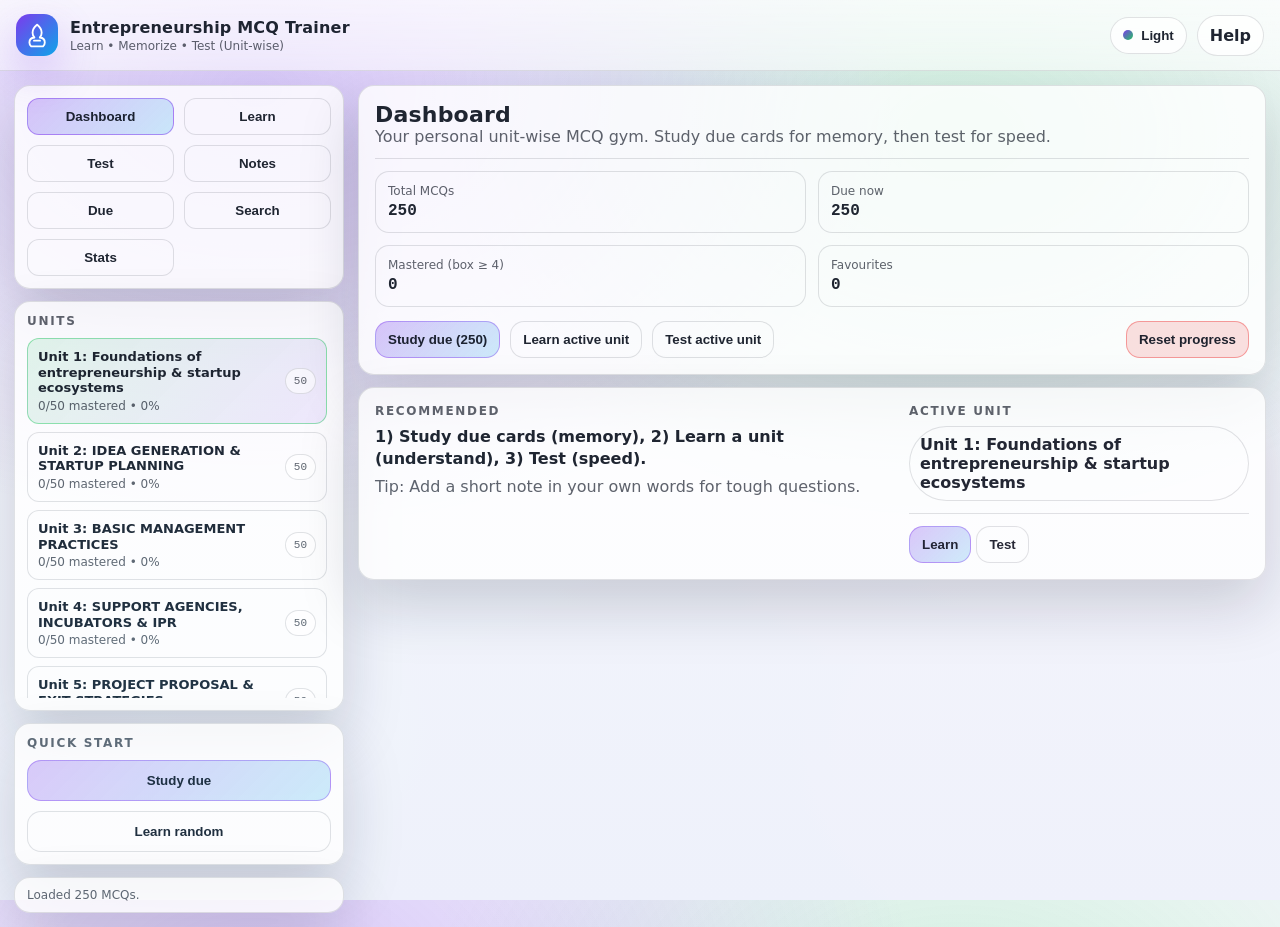
<file: index.html>
<!doctype html>
<html lang="en">
  <head>
    <meta charset="utf-8" />
    <meta name="viewport" content="width=device-width,initial-scale=1" />
    <title>Entrepreneurship MCQ Trainer</title>
    <meta http-equiv="refresh" content="0; url=./entrepreneurship-mcq/" />
    <style>
      body{font-family:system-ui,-apple-system,Segoe UI,Roboto,Helvetica,Arial;line-height:1.4;padding:24px}
      a{color:#6d28d9}
    </style>
  </head>
  <body>
    <h1>Entrepreneurship MCQ Trainer</h1>
    <p>Redirecting… If it doesn’t open automatically, click: <a href="./entrepreneurship-mcq/">Open the app</a>.</p>
  </body>
</html>
</file>
<file: entrepreneurship-mcq/styles.css>
:root {
  --bg: #0b1220;
  --bg2: #0a0f1a;
  --panel: rgba(255, 255, 255, 0.06);
  --panel2: rgba(255, 255, 255, 0.08);
  --text: rgba(255, 255, 255, 0.92);
  --muted: rgba(255, 255, 255, 0.68);
  --faint: rgba(255, 255, 255, 0.5);
  --border: rgba(255, 255, 255, 0.12);
  --shadow: 0 24px 70px rgba(0, 0, 0, 0.45);
  --accent: #7c3aed;
  --accent2: #22c55e;
  --danger: #ef4444;
  --warn: #f59e0b;
  --radius: 16px;
  --radius2: 12px;
  --mono: ui-monospace, SFMono-Regular, Menlo, Monaco, Consolas, "Liberation Mono",
    "Courier New", monospace;
  --sans: ui-sans-serif, system-ui, -apple-system, Segoe UI, Roboto, Helvetica, Arial,
    "Apple Color Emoji", "Segoe UI Emoji";
}

[data-theme="light"] {
  --bg: #f7f8fc;
  --bg2: #eef1fb;
  --panel: rgba(255, 255, 255, 0.8);
  --panel2: rgba(255, 255, 255, 0.92);
  --text: rgba(12, 18, 32, 0.92);
  --muted: rgba(12, 18, 32, 0.66);
  --faint: rgba(12, 18, 32, 0.48);
  --border: rgba(12, 18, 32, 0.12);
  --shadow: 0 26px 60px rgba(15, 23, 42, 0.18);
}

* {
  box-sizing: border-box;
}

html,
body {
  height: 100%;
}

body {
  margin: 0;
  font-family: var(--sans);
  color: var(--text);
  background: radial-gradient(1200px 800px at 20% 10%, rgba(124, 58, 237, 0.25), transparent 55%),
    radial-gradient(1000px 700px at 75% 15%, rgba(34, 197, 94, 0.18), transparent 55%),
    linear-gradient(180deg, var(--bg), var(--bg2));
}

.bg {
  position: fixed;
  inset: 0;
  pointer-events: none;
  background: radial-gradient(900px 600px at 12% 80%, rgba(14, 165, 233, 0.14), transparent 60%),
    radial-gradient(900px 600px at 92% 82%, rgba(236, 72, 153, 0.12), transparent 60%);
  mix-blend-mode: screen;
  opacity: 0.8;
}

.topbar {
  position: sticky;
  top: 0;
  z-index: 5;
  display: flex;
  justify-content: space-between;
  align-items: center;
  padding: 14px 16px;
  border-bottom: 1px solid var(--border);
  backdrop-filter: blur(16px);
  background: linear-gradient(180deg, rgba(15, 23, 42, 0.55), rgba(15, 23, 42, 0.25));
}

[data-theme="light"] .topbar {
  background: linear-gradient(180deg, rgba(255, 255, 255, 0.72), rgba(255, 255, 255, 0.55));
}

.brand {
  display: flex;
  align-items: center;
  gap: 12px;
  min-width: 240px;
}

.logo {
  width: 42px;
  height: 42px;
  border-radius: 14px;
  display: grid;
  place-items: center;
  color: white;
  background: linear-gradient(135deg, var(--accent), #0ea5e9);
  box-shadow: 0 18px 40px rgba(124, 58, 237, 0.25);
}

.logo svg {
  width: 26px;
  height: 26px;
}

.brand-title {
  font-weight: 750;
  letter-spacing: 0.2px;
}

.brand-sub {
  font-size: 12px;
  color: var(--muted);
  margin-top: 2px;
}

.top-actions {
  display: flex;
  gap: 10px;
  align-items: center;
}

.chip {
  display: inline-flex;
  align-items: center;
  gap: 8px;
  padding: 10px 12px;
  border-radius: 999px;
  border: 1px solid var(--border);
  background: var(--panel);
  color: var(--text);
  text-decoration: none;
  font-weight: 650;
  cursor: pointer;
  transition: transform 120ms ease, background 120ms ease, border-color 120ms ease;
}

.chip:hover {
  transform: translateY(-1px);
  background: var(--panel2);
  border-color: rgba(124, 58, 237, 0.4);
}

.chip-dot {
  width: 10px;
  height: 10px;
  border-radius: 99px;
  background: linear-gradient(135deg, var(--accent), var(--accent2));
}

.shell {
  display: grid;
  grid-template-columns: 330px 1fr;
  gap: 14px;
  padding: 14px;
  max-width: 1280px;
  margin: 0 auto;
}

.sidebar {
  display: flex;
  flex-direction: column;
  gap: 12px;
}

.content {
  min-width: 0;
}

.nav {
  display: grid;
  grid-template-columns: 1fr 1fr;
  gap: 10px;
  padding: 12px;
  border-radius: var(--radius);
  border: 1px solid var(--border);
  background: var(--panel);
  box-shadow: var(--shadow);
}

.nav-item {
  border: 1px solid var(--border);
  background: rgba(255, 255, 255, 0.04);
  color: var(--text);
  padding: 10px 12px;
  border-radius: 12px;
  font-weight: 700;
  cursor: pointer;
  transition: transform 120ms ease, background 120ms ease, border-color 120ms ease;
}

.nav-item:hover {
  transform: translateY(-1px);
  border-color: rgba(124, 58, 237, 0.35);
  background: rgba(124, 58, 237, 0.12);
}

.nav-item.is-active {
  background: linear-gradient(135deg, rgba(124, 58, 237, 0.28), rgba(14, 165, 233, 0.2));
  border-color: rgba(124, 58, 237, 0.5);
}

.panel {
  padding: 12px;
  border-radius: var(--radius);
  border: 1px solid var(--border);
  background: var(--panel);
  box-shadow: var(--shadow);
}

.panel-title {
  font-weight: 800;
  font-size: 12px;
  letter-spacing: 0.14em;
  text-transform: uppercase;
  color: var(--muted);
  margin-bottom: 10px;
}

.panel.tiny {
  padding: 10px 12px;
  font-size: 12px;
  color: var(--muted);
}

.unit-list {
  display: grid;
  gap: 8px;
  max-height: 360px;
  overflow: auto;
  padding-right: 4px;
}

.unit-item {
  display: flex;
  align-items: center;
  justify-content: space-between;
  gap: 12px;
  padding: 10px 10px;
  border-radius: 12px;
  border: 1px solid var(--border);
  background: rgba(255, 255, 255, 0.04);
  cursor: pointer;
  user-select: none;
  transition: transform 120ms ease, background 120ms ease, border-color 120ms ease;
}

.unit-item:hover {
  transform: translateY(-1px);
  border-color: rgba(34, 197, 94, 0.35);
  background: rgba(34, 197, 94, 0.08);
}

.unit-item.is-active {
  border-color: rgba(34, 197, 94, 0.45);
  background: linear-gradient(135deg, rgba(34, 197, 94, 0.12), rgba(124, 58, 237, 0.1));
}

.unit-name {
  display: grid;
  gap: 3px;
}

.unit-title {
  font-weight: 760;
  font-size: 13px;
  line-height: 1.2;
}

.unit-sub {
  font-size: 12px;
  color: var(--muted);
}

.badge {
  font-family: var(--mono);
  font-size: 11px;
  color: var(--muted);
  padding: 6px 8px;
  border-radius: 999px;
  border: 1px solid var(--border);
  background: rgba(0, 0, 0, 0.08);
}

[data-theme="light"] .badge {
  background: rgba(255, 255, 255, 0.6);
}

.quick {
  display: grid;
  gap: 10px;
}

.btn {
  appearance: none;
  border: 1px solid rgba(124, 58, 237, 0.4);
  background: linear-gradient(135deg, rgba(124, 58, 237, 0.28), rgba(14, 165, 233, 0.2));
  color: var(--text);
  padding: 12px 12px;
  border-radius: 14px;
  font-weight: 850;
  cursor: pointer;
  transition: transform 120ms ease, box-shadow 120ms ease, border-color 120ms ease;
}

.btn:hover {
  transform: translateY(-1px);
  border-color: rgba(124, 58, 237, 0.6);
  box-shadow: 0 18px 50px rgba(124, 58, 237, 0.18);
}

.btn:active {
  transform: translateY(0px);
}

.btn-ghost {
  border-color: var(--border);
  background: rgba(255, 255, 255, 0.05);
}

.btn-ghost:hover {
  box-shadow: none;
  border-color: rgba(255, 255, 255, 0.22);
}

.card {
  border-radius: var(--radius);
  border: 1px solid var(--border);
  background: var(--panel);
  box-shadow: var(--shadow);
  padding: 16px;
}

.grid {
  display: grid;
  gap: 12px;
}

.grid.two {
  grid-template-columns: 1fr 1fr;
}

.h1 {
  margin: 0;
  font-size: 22px;
  letter-spacing: 0.2px;
}

.muted {
  color: var(--muted);
}

.row {
  display: flex;
  gap: 10px;
  flex-wrap: wrap;
  align-items: center;
}

.select,
.input,
.textarea {
  width: 100%;
  border-radius: 14px;
  border: 1px solid var(--border);
  background: rgba(255, 255, 255, 0.04);
  color: var(--text);
  padding: 12px 12px;
  outline: none;
  transition: border-color 120ms ease, background 120ms ease;
}

.select:focus,
.input:focus,
.textarea:focus {
  border-color: rgba(124, 58, 237, 0.55);
  background: rgba(124, 58, 237, 0.08);
}

.textarea {
  min-height: 90px;
  resize: vertical;
}

.kpi {
  display: grid;
  gap: 4px;
  padding: 12px;
  border-radius: 14px;
  border: 1px solid var(--border);
  background: rgba(255, 255, 255, 0.04);
}

.kpi-label {
  font-size: 12px;
  color: var(--muted);
}

.kpi-value {
  font-family: var(--mono);
  font-size: 16px;
  font-weight: 800;
}

.q {
  font-weight: 820;
  font-size: 16px;
  line-height: 1.35;
}

.opts {
  display: grid;
  gap: 10px;
  margin-top: 12px;
}

.opt {
  border-radius: 14px;
  border: 1px solid var(--border);
  background: rgba(255, 255, 255, 0.04);
  padding: 12px;
  cursor: pointer;
  transition: transform 120ms ease, border-color 120ms ease, background 120ms ease;
  display: flex;
  gap: 10px;
  align-items: flex-start;
}

.opt:hover {
  transform: translateY(-1px);
  border-color: rgba(14, 165, 233, 0.4);
  background: rgba(14, 165, 233, 0.08);
}

.opt.is-correct {
  border-color: rgba(34, 197, 94, 0.65);
  background: rgba(34, 197, 94, 0.12);
}

.opt.is-wrong {
  border-color: rgba(239, 68, 68, 0.65);
  background: rgba(239, 68, 68, 0.12);
}

.opt.is-active {
  border-color: rgba(124, 58, 237, 0.55);
  background: rgba(124, 58, 237, 0.12);
}

.opt-key {
  font-family: var(--mono);
  font-weight: 900;
  color: var(--muted);
  width: 20px;
  flex: 0 0 auto;
}

.opt-text {
  flex: 1 1 auto;
}

.pill {
  display: inline-flex;
  align-items: center;
  gap: 8px;
  padding: 8px 10px;
  border-radius: 999px;
  border: 1px solid var(--border);
  background: rgba(255, 255, 255, 0.04);
  color: var(--text);
  font-weight: 750;
}

.pill.good {
  border-color: rgba(34, 197, 94, 0.5);
  background: rgba(34, 197, 94, 0.12);
}

.pill.bad {
  border-color: rgba(239, 68, 68, 0.5);
  background: rgba(239, 68, 68, 0.12);
}

.pill.warn {
  border-color: rgba(245, 158, 11, 0.55);
  background: rgba(245, 158, 11, 0.12);
}

.split {
  display: grid;
  grid-template-columns: 1fr 340px;
  gap: 12px;
}

.footer-actions {
  margin-top: 14px;
  display: flex;
  gap: 10px;
  flex-wrap: wrap;
  align-items: center;
  justify-content: space-between;
}

.btn-small {
  padding: 10px 12px;
  border-radius: 14px;
  font-weight: 850;
}

.btn-danger {
  border-color: rgba(239, 68, 68, 0.45);
  background: rgba(239, 68, 68, 0.16);
}

.btn-danger:hover {
  border-color: rgba(239, 68, 68, 0.7);
  box-shadow: 0 18px 50px rgba(239, 68, 68, 0.14);
}

.list {
  display: grid;
  gap: 10px;
}

.item {
  padding: 12px;
  border-radius: 14px;
  border: 1px solid var(--border);
  background: rgba(255, 255, 255, 0.04);
}

.item-top {
  display: flex;
  justify-content: space-between;
  align-items: center;
  gap: 10px;
}

.item-title {
  font-weight: 850;
  margin: 0;
  font-size: 14px;
}

.tiny {
  font-size: 12px;
  color: var(--muted);
}

.hr {
  height: 1px;
  background: var(--border);
  margin: 12px 0;
}

.link {
  color: inherit;
  text-decoration: underline;
  text-decoration-color: rgba(124, 58, 237, 0.55);
  text-underline-offset: 3px;
}

.hidden {
  display: none !important;
}

details {
  border-radius: 14px;
  border: 1px solid var(--border);
  background: rgba(255, 255, 255, 0.04);
  padding: 12px;
}

summary {
  cursor: pointer;
  font-weight: 850;
}

.note-body {
  margin-top: 10px;
  color: var(--muted);
  line-height: 1.5;
}

.note-list {
  margin: 10px 0 0 18px;
  color: var(--muted);
}

.note-list li {
  margin: 6px 0;
}

.note-footer {
  margin-top: 10px;
  color: var(--muted);
}

@media (max-width: 980px) {
  .shell {
    grid-template-columns: 1fr;
  }
  .split {
    grid-template-columns: 1fr;
  }
  .nav {
    grid-template-columns: 1fr 1fr 1fr;
  }
}

@media (max-width: 560px) {
  .nav {
    grid-template-columns: 1fr 1fr;
  }
  .topbar {
    flex-direction: column;
    align-items: flex-start;
    gap: 10px;
  }
}
</file>
